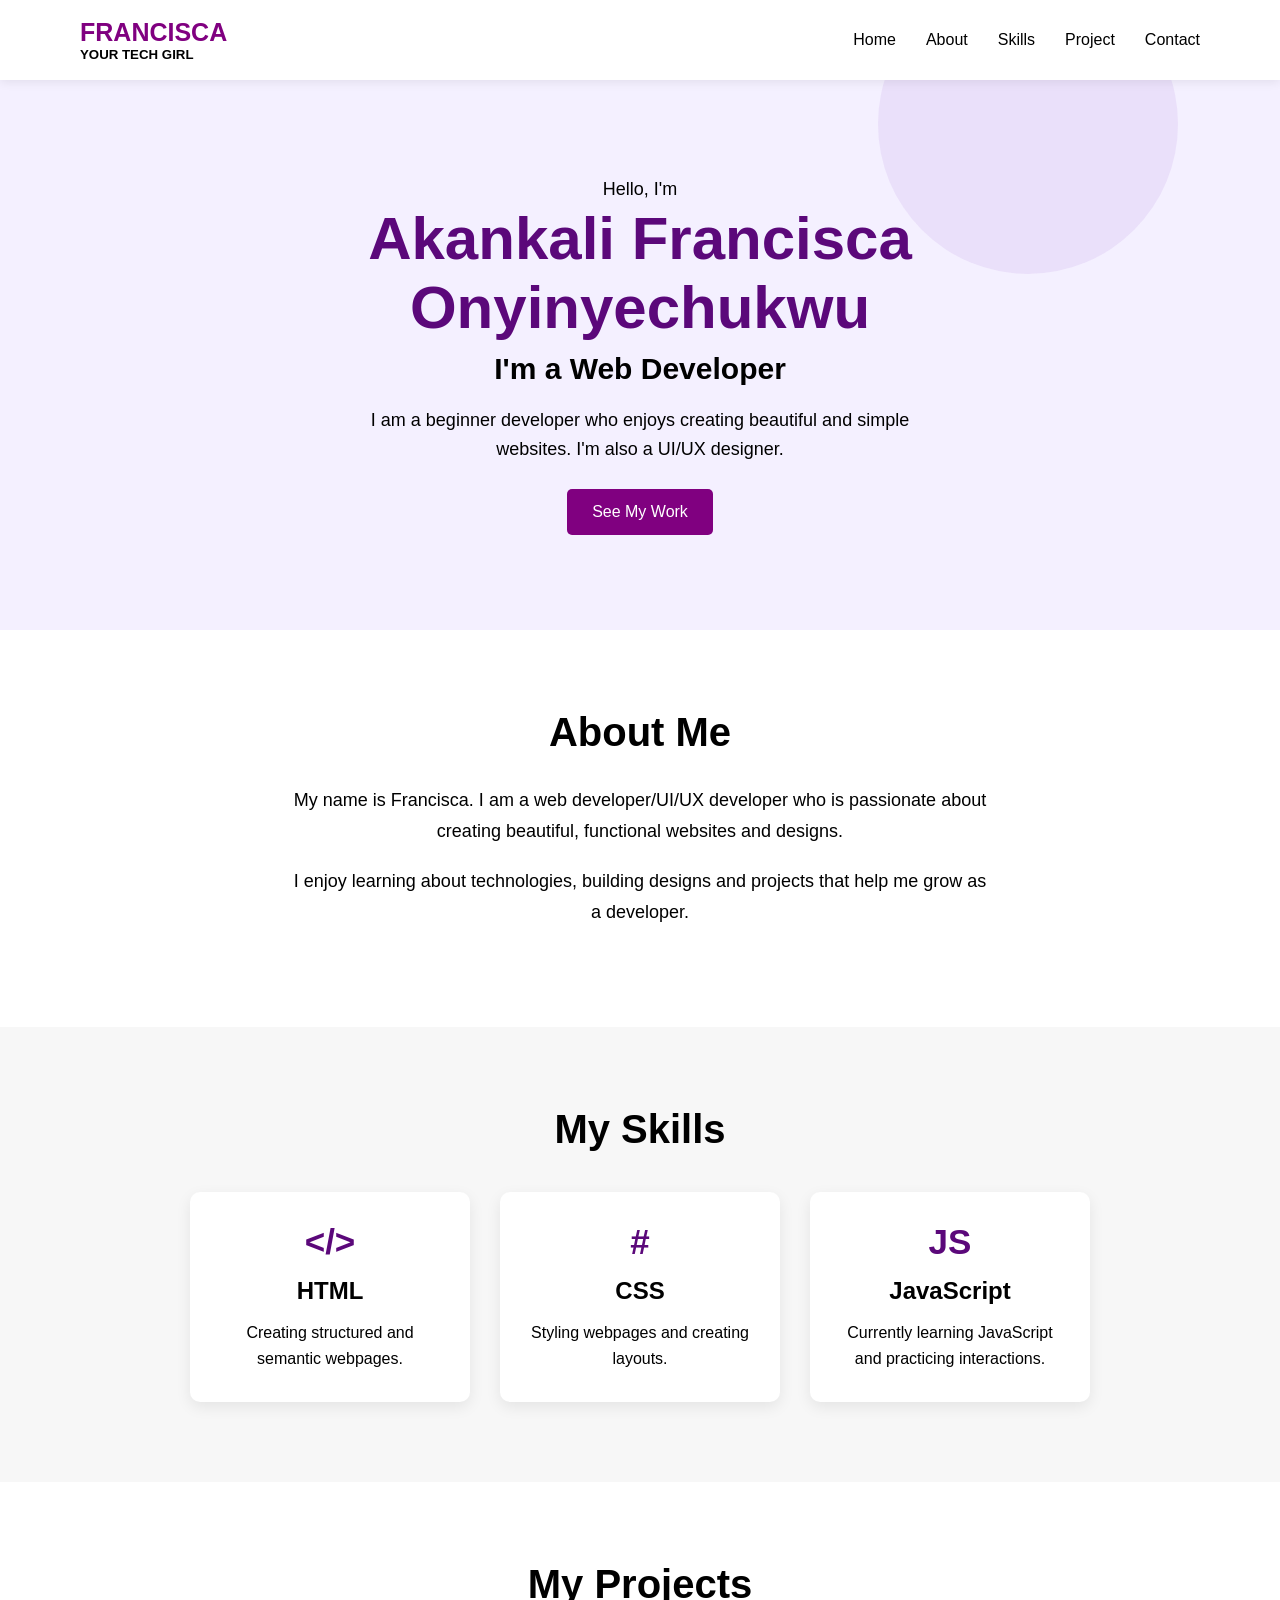
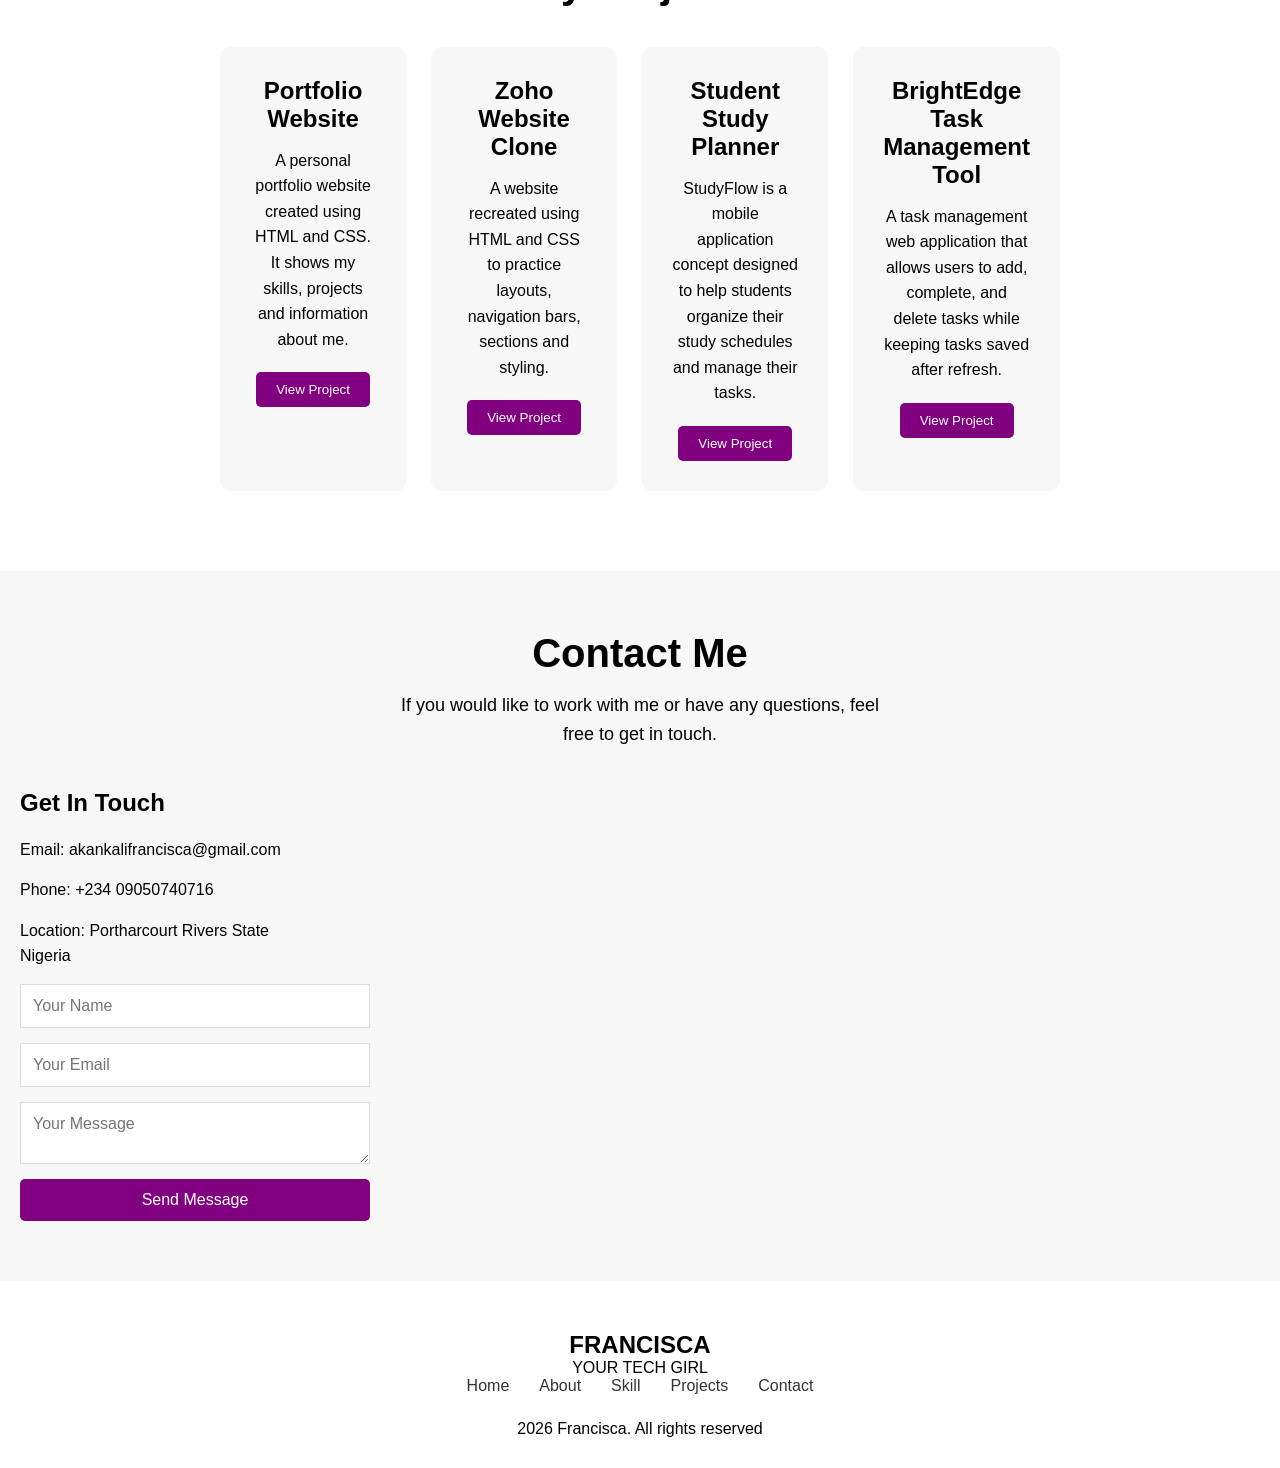
<file: index.html>
<!DOCTYPE html>
<html lang="en">
<head>
    <meta charset="UTF-8">
    <meta name="viewport" content="width=device-width, initial-scale=1.0">

    <title>My Portfolio</title>

    <link rel="stylesheet" href="1portfolio.css">
</head>

<body>

    <!-- Navigation -->
    <nav>
        <div class="brand" >
            
        <h2>FRANCISCA</h2>
        <h5>YOUR TECH GIRL</h5>
            
        </div>

        <div class="nav-links">
            <a href="#home">Home</a>
            <a href="#about">About</a>
            <a href="#Skills">Skills</a>
            <a href="#project">Project</a>
            <a href="#contact">Contact</a>
        </div>
    </nav>


    <!-- Home Section -->
    <section id="home">

        <div class="home-text">

            <p>Hello, I'm</p>

            <h1>Akankali Francisca Onyinyechukwu</h1>

            <h2>I'm a Web Developer</h2>

            <p>
                I am a beginner developer who enjoys creating
                beautiful and simple websites. I'm also a UI/UX designer.
            </p>

            <button>See My Work</button>

        </div>

    </section>


    <!-- About Section -->
    <section id="about">

        <h1>About Me</h1>

        <div class="about-content">

            <div class="about-text">

                <p>
                    My name is Francisca. I am a web developer/UI/UX developer
                    who is passionate about creating beautiful, functional
                    websites and designs.
                </p>

                <p>
                    I enjoy learning about technologies, building designs
                    and projects that help me grow as a developer.
                </p>

            </div>

        </div>

    </section>


    <!-- Skills Section -->
    <section id="Skills">

        <h1>My Skills</h1>

        <div class="Skills-container">

    <!-- HTML Skill -->
    <div class="Skill">

        <div class="skill-icon">&lt;/&gt;</div>

        <h2>HTML</h2>

        <p>
            Creating structured and semantic webpages.
        </p>

    </div>
    


    <!-- CSS Skill -->
    <div class="Skill">

        <div class="skill-icon">#</div>

        <h2>CSS</h2>

        <p>
            Styling webpages and creating layouts.
        </p>

    </div>


    <!-- JavaScript Skill -->
    <div class="Skill">

        <div class="skill-icon">JS</div>

        <h2>JavaScript</h2>

        <p>
            Currently learning JavaScript and practicing interactions.
        </p>

    </div>

</div>
    </section>
<!-- Project Section -->
<section id="project">

    <h1>My Projects</h1>

    <div class="project-container">

        <!-- Portfolio Website -->
        <div class="project-card">

            <h2>Portfolio Website</h2>

            <p>
                A personal portfolio website created using HTML and CSS.
                It shows my skills, projects and information about me.
            </p>

            <button>View Project</button>

        </div>


        <!-- Zoho Website Clone -->
        <div class="project-card">

            <h2>Zoho Website Clone</h2>

            <p>
                A website recreated using HTML and CSS to practice
                layouts, navigation bars, sections and styling.
            </p>

            <button>View Project</button>

        </div>


        <!-- Student Study Planner -->
        <div class="project-card">

            <h2>Student Study Planner</h2>

            <p>
                StudyFlow is a mobile application concept designed
                to help students organize their study schedules
                and manage their tasks.
            </p>

            <button>View Project</button>

        </div>

        <!-- BrightEdge Task Management Tool -->
<div class="project-card">
    <h2>BrightEdge Task Management Tool</h2>

    <p>
        A task management web application that allows users to add,
        complete, and delete tasks while keeping tasks saved after refresh.
    </p>

    <a href="https://task-management-d4e7god98-frankie25.vercel.app">
        <button>View Project</button>
    </a>
</div>

    </div>

</section>
<!-- Contact Section -->
<section id="contact">

    <h1>Contact Me</h1>

    <p>
        If you would like to work with me or have any questions,
        feel free to get in touch.
    </p>

    <div class="contact-container">

        <div class="contact-info">

            <h2>Get In Touch</h2>

            <p>Email: akankalifrancisca@gmail.com</p>
            <p>Phone: +234 09050740716</p>
            <p>Location: Portharcourt Rivers State  Nigeria</p>

        </div>


        <form class="contact-form">

            <input type="text" placeholder="Your Name">

            <input type="email" placeholder="Your Email">

            <textarea placeholder="Your Message"></textarea>

            <button type="submit">Send Message</button>

        </form>

    </div>

</section>

<footer>
    <div class="footer-content">
        <h2>FRANCISCA </h2>
        <p>YOUR TECH GIRL</p>

        <div class="footer-links">
            <a href="#home">Home</a>
            <a href="#about">About</a>
            <a href="#skill">Skill</a>
            <a href="#project">Projects</a>
            <a href="#contact">Contact</a>

            <!-- <p class="copyright">
                2026 Francisca. All rights reserved. -->
        </div>

        <div class="copyright">
            <p>2026 Francisca. All rights reserved</p>

        </div>

    </div>
</footer>


<script src="script.js"></script>

</body>
</html>
</file>
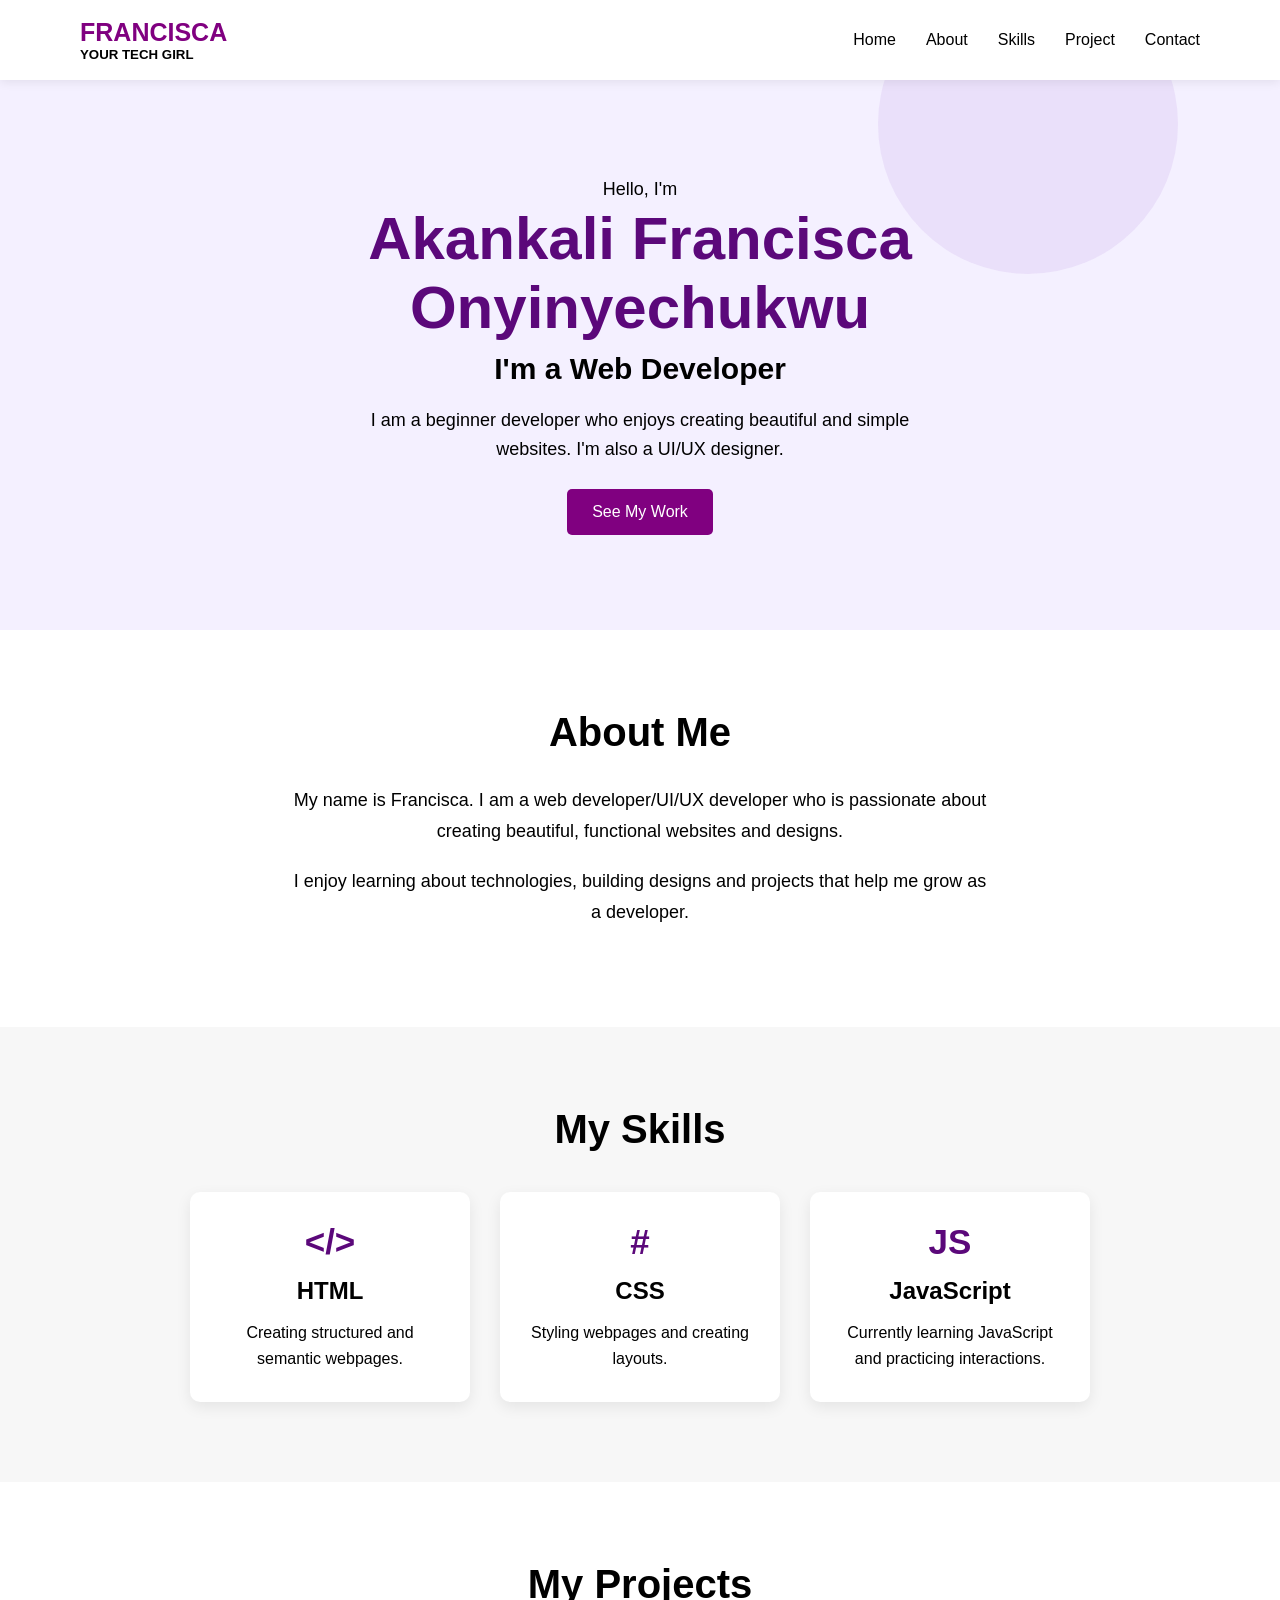
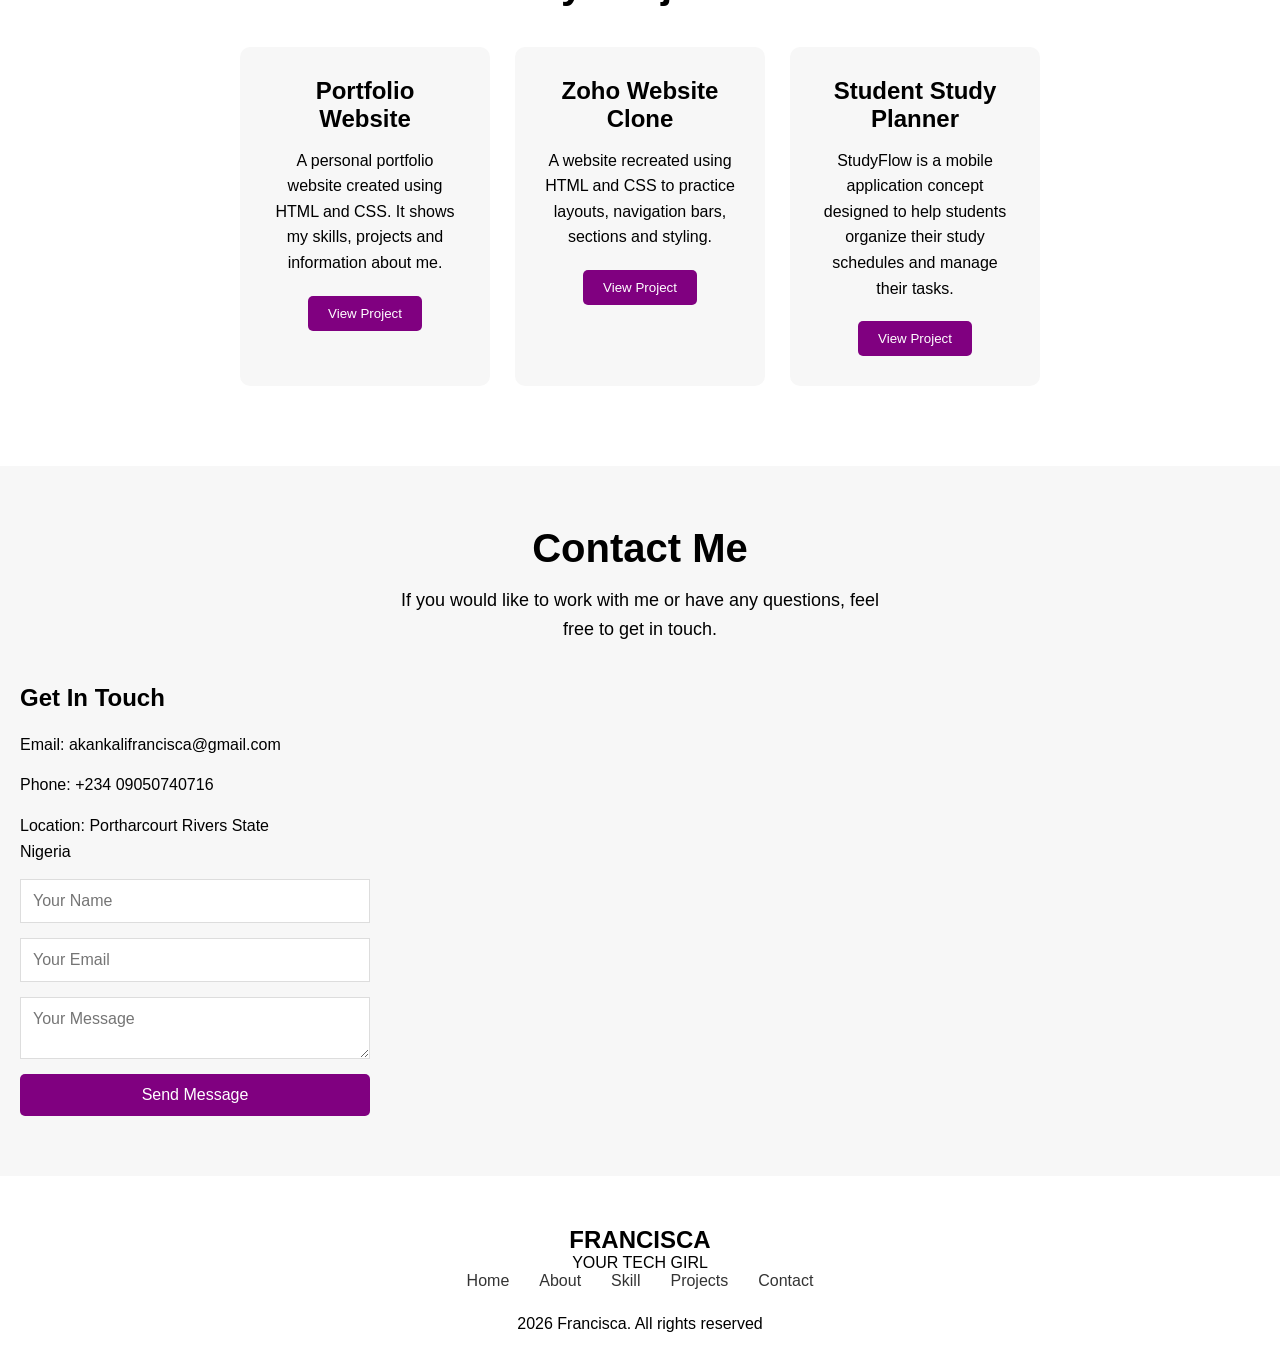
<file: 1portfolio.html>
<!DOCTYPE html>
<html lang="en">
<head>
    <meta charset="UTF-8">
    <meta name="viewport" content="width=device-width, initial-scale=1.0">

    <title>My Portfolio</title>

    <link rel="stylesheet" href="1portfolio.css">
</head>

<body>

    <!-- Navigation -->
    <nav>
        <div class="brand" >
            
        <h2>FRANCISCA</h2>
        <h5>YOUR TECH GIRL</h5>
            
        </div>

        <div class="nav-links">
            <a href="#home">Home</a>
            <a href="#about">About</a>
            <a href="#Skills">Skills</a>
            <a href="#project">Project</a>
            <a href="#contact">Contact</a>
        </div>
    </nav>


    <!-- Home Section -->
    <section id="home">

        <div class="home-text">

            <p>Hello, I'm</p>

            <h1>Akankali Francisca Onyinyechukwu</h1>

            <h2>I'm a Web Developer</h2>

            <p>
                I am a beginner developer who enjoys creating
                beautiful and simple websites. I'm also a UI/UX designer.
            </p>

            <button>See My Work</button>

        </div>

    </section>


    <!-- About Section -->
    <section id="about">

        <h1>About Me</h1>

        <div class="about-content">

            <div class="about-text">

                <p>
                    My name is Francisca. I am a web developer/UI/UX developer
                    who is passionate about creating beautiful, functional
                    websites and designs.
                </p>

                <p>
                    I enjoy learning about technologies, building designs
                    and projects that help me grow as a developer.
                </p>

            </div>

        </div>

    </section>


    <!-- Skills Section -->
    <section id="Skills">

        <h1>My Skills</h1>

        <div class="Skills-container">

    <!-- HTML Skill -->
    <div class="Skill">

        <div class="skill-icon">&lt;/&gt;</div>

        <h2>HTML</h2>

        <p>
            Creating structured and semantic webpages.
        </p>

    </div>


    <!-- CSS Skill -->
    <div class="Skill">

        <div class="skill-icon">#</div>

        <h2>CSS</h2>

        <p>
            Styling webpages and creating layouts.
        </p>

    </div>


    <!-- JavaScript Skill -->
    <div class="Skill">

        <div class="skill-icon">JS</div>

        <h2>JavaScript</h2>

        <p>
            Currently learning JavaScript and practicing interactions.
        </p>

    </div>

</div>
    </section>
<!-- Project Section -->
<section id="project">

    <h1>My Projects</h1>

    <div class="project-container">

        <!-- Portfolio Website -->
        <div class="project-card">

            <h2>Portfolio Website</h2>

            <p>
                A personal portfolio website created using HTML and CSS.
                It shows my skills, projects and information about me.
            </p>

            <button>View Project</button>

        </div>


        <!-- Zoho Website Clone -->
        <div class="project-card">

            <h2>Zoho Website Clone</h2>

            <p>
                A website recreated using HTML and CSS to practice
                layouts, navigation bars, sections and styling.
            </p>

            <button>View Project</button>

        </div>


        <!-- Student Study Planner -->
        <div class="project-card">

            <h2>Student Study Planner</h2>

            <p>
                StudyFlow is a mobile application concept designed
                to help students organize their study schedules
                and manage their tasks.
            </p>

            <button>View Project</button>

        </div>

    </div>

</section>
<!-- Contact Section -->
<section id="contact">

    <h1>Contact Me</h1>

    <p>
        If you would like to work with me or have any questions,
        feel free to get in touch.
    </p>

    <div class="contact-container">

        <div class="contact-info">

            <h2>Get In Touch</h2>

            <p>Email: akankalifrancisca@gmail.com</p>
            <p>Phone: +234 09050740716</p>
            <p>Location: Portharcourt Rivers State  Nigeria</p>

        </div>


        <form class="contact-form">

            <input type="text" placeholder="Your Name">

            <input type="email" placeholder="Your Email">

            <textarea placeholder="Your Message"></textarea>

            <button type="submit">Send Message</button>

        </form>

    </div>

</section>

<footer>
    <div class="footer-content">
        <h2>FRANCISCA </h2>
        <p>YOUR TECH GIRL</p>

        <div class="footer-links">
            <a href="#home">Home</a>
            <a href="#about">About</a>
            <a href="#skill">Skill</a>
            <a href="#project">Projects</a>
            <a href="#contact">Contact</a>

            <!-- <p class="copyright">
                2026 Francisca. All rights reserved. -->
        </div>

        <div class="copyright">
            <p>2026 Francisca. All rights reserved</p>

        </div>

    </div>
</footer>


<script src="script.js"></script>

</body>
</html>
</file>
<file: 1portfolio.css>
/* *{
        margin: 0;
        padding: 0;
        box-sizing: border-box;
    }

    nav {
        width: 100%;
        height: 80px;
        display: flex;
        justify-content: space-between;
        align-items: center;
        padding: 0 80px;
        background-color: white;
    }

    nav h2 {
        font-size: 25px;
    }

    .nav-links{
        display: flex;
        gap:30px;
    }

    .nav-links a:hover {
        color: purple;

    } */



    *{ 
        margin: 0;
        padding: 0;
        box-sizing: border-box;
    }

    body{
        font-family: sans
    }

    
    nav {
        width: 100%;
        height: 80px;
        display: flex;
        justify-content: space-between;
        align-items: center;
        padding: 0 80px;
        background-color: white;
        position:sticky;
        top: 0;
        z-index: 1000;
        box-shadow: 0 2px 10px rgba(0, 0, 0, 0.08);
    }

    nav h2 {
        font-size: 25px;
    }

    .nav-links{
        display: flex;
        gap:30px;
    }

    .nav-links a:hover {
        color: purple;

    }

    /* navigation on smaller screens */

    @media (max-width:768px){
        nav{
            padding: 0 25px;
        }
        .nav-links{
            gap: 15px;
        }

        .nav-links a{
            font-size: 14px;
        }
    }



    /* home section */

    #home {
        min-height: 550px;
        display: flex;
        align-items: center;
        padding: 60px 80px;
        background-color: #f4f0ff;
        justify-content: center;
        text-align: center;
        position: relative;
        overflow: hidden;
        
    }

    #home::before{
        content: "";
        position: absolute;
        width: 300px;
        height: 300px;
        background: #e5d5f7;
        border-radius: 50%;
        right: 8%;
        top: 8%;
        transform: translateY(-50%);
        opacity: 0.6;
        z-index: 0;
    }

    .hone-text{
        max-width:  600px;
        position: relative;
        z-index: 1;

    }

    @keyframes floatShape {
    0% {
        transform: translateY(-50%);
    }

    50% {
        transform: translateY(-55%);
    }

    100% {
        transform: translateY(-50%);
    }
}

#home::before {
    animation: floatShape 4s ease-in-out infinite;
}


    

    .home-text h1 {
        font-size:60px;
        margin-bottom: 10px;
        color: #5b087a;

    
    }

    .hhome-text h2{
        font-size: 30px;
        margin-bottom: 20px;
        color: #333;


    }

    .home-text h5{
        font-size: 10px;
        margin-bottom:20px ;
    }

    .home-text p{
        font-size: 18px;
        line-height: 1.6;
    }

    .home-text button{
        margin-top: 25px;
        padding: 14px 25px;
        border: none;
        border-radius: 5px;
        background-color: purple;
        color: white;
        font-size: 16px;
        cursor:pointer;

    }

    .home-text button::hover {
        background-color: #5b087a;
    }

    /*home section on smaller screenas*/

    @media (max-width: 768px) {

    #home {
        min-height: 500px;
        padding: 50px 25px;
        text-align: center;
    }

    .home-text {
        width: 100%;
    }

    .home-text h1 {
        font-size: 45px;
    }

    .home-text h2 {
        font-size: 24px;
    }

    .home-text p {
        font-size: 16px;
    }

    #home::after {
        width: 200px;
        height: 200px;
        right: -80px;
        top: 40px;
    }
}



    /* About section */

    #about{
        padding: 80px;
        text-align: center;
        background-color: white;
    }

    #about h1{
        font-size: 40px;
        margin-bottom: 30px;
    }

    .about-content{
        display: flex;
        justify-content: center;
    }

    .about-text{
        max-width: 700px;
    }

    .about-text p{
        font-size: 18px;
        line-height: 1.7;
        margin-bottom: 20px;
    }

    /* about responsiveness */
    @media (max-width: 768px){
        #about{
            padding: 60px 25px;
        }

        #about h1{
            font-size: 32px;
        }

        .about-text p{
            font-size: 16px;
        }

    }
    * {
    margin: 0;
    padding: 0;
    box-sizing: border-box;
}

body {
    font-family: sans-serif;
}


/* ================= NAVIGATION ================= */

nav {
    width: 100%;
    height: 80px;
    display: flex;
    justify-content: space-between;
    align-items: center;
    padding: 0 80px;
    background-color: white;
}

nav h2 {
    font-size: 25px;
}

.nav-links {
    display: flex;
    gap: 30px;
}

.nav-links a {
    text-decoration: none;
    color: black;
}

.nav-links a:hover {
    color: purple;
}


/* Navigation on smaller screens */

@media (max-width: 768px) {

    nav {
        padding: 0 25px;
    }

    .nav-links {
        gap: 15px;
    }

    .nav-links a {
        font-size: 14px;
    }
}


/* ================= HOME SECTION ================= */

#home {
    min-height: 550px;
    display: flex;
    align-items: center;
    padding: 60px 80px;
    background-color: #f4f0ff;
}

.home-text {
    max-width: 600px;
}

.home-text h1 {
    font-size: 60px;
    margin-bottom: 10px;
}

.home-text h2 {
    font-size: 30px;
    margin-bottom: 20px;
}

.home-text p {
    font-size: 18px;
    line-height: 1.6;
}

.home-text button {
    margin-top: 25px;
    padding: 14px 25px;
    border: none;
    border-radius: 5px;
    background-color: purple;
    color: white;
    font-size: 16px;
    cursor: pointer;
}

.home-text button:hover {
    background-color: #5b087a;
}


/* Home section on smaller screens */

@media (max-width: 768px) {

    #home {
        min-height: 500px;
        padding: 50px 25px;
        text-align: center;
    }

    .home-text {
        width: 100%;
    }

    .home-text h1 {
        font-size: 45px;
    }

    .home-text h2 {
        font-size: 24px;
    }

    .home-text p {
        font-size: 16px;
    }
}


/* ================= ABOUT SECTION ================= */

#about {
    padding: 80px;
    text-align: center;
    background-color: white;
}

#about h1 {
    font-size: 40px;
    margin-bottom: 30px;
}

.about-content {
    display: flex;
    justify-content: center;
}

.about-text {
    max-width: 700px;
}

.about-text p {
    font-size: 18px;
    line-height: 1.7;
    margin-bottom: 20px;
}


/* About responsiveness */

@media (max-width: 768px) {

    #about {
        padding: 60px 25px;
    }

    #about h1 {
        font-size: 32px;
    }

    .about-text p {
        font-size: 16px;
    }
}


/* ================= SKILLS SECTION ================= */

#Skills {
    padding: 80px;
    text-align: center;
    background-color: #f7f7f7;
}

#Skills h1 {
    font-size: 40px;
    margin-bottom: 40px;
}

.Skills-container {
    display: flex;
    justify-content: center;
    gap: 30px;
}

.Skill {
    width: 280px;
    padding: 30px;
    background-color: white;
    border-radius: 10px;
    box-shadow: 0 5px 15px rgba(0, 0, 0, 0.08);
    transition: transform 0.3s ease, box-shadow 0.3s ease;
}

.Skill:hover {
    transform: translateY(-8px);
    box-shadow: 0 10px 25px rgba(0, 0, 0, 0.15);
}

.skill-icon{
    font-size: 35px;
    font-weight: bold;
    color: #5b087a;
    margin-bottom: 15px;
}

.Skill h2 {
    margin-bottom: 15px;
}

.Skill p {
    font-size: 16px;
    line-height: 1.6;
}


/* Skills section on smaller screens */

@media (max-width: 768px) {

    #Skills {
        padding: 60px 25px;
    }

    #Skills h1 {
        font-size: 32px;
    }

    .Skills-container {
        flex-direction: column;
        align-items: center;
    }

    .Skill {
        width: 100%;
        max-width: 350px;
    }
}

/* project section */

#project {
    padding: 80px;
    text-align: center;
    background-color: white;
}

#project h1 {
    font-size: 40px;
    margin-bottom: 40px;
}

.project-container {
    display: flex;
    justify-content: center;
    align-items: stretch;
    gap: 25px;
    max-width: 840px;
    margin: 0 auto;
}

.project-card {
    width: 250px;
    padding: 30px;
    background-color: #f7f7f7;
    border-radius: 10px;
    transition: tranform 0.3s ease, box-shadow 0.3s ease;
}

.project-card:hover{
    transform: translateY(-8px);
    box-shadow: 0 10px 25px rgba(0, 0, 0, 0.15);
}

.project-card h2 {
    margin-bottom: 15px;
}

.project-card p {
    font-size: 16px;
    line-height: 1.6;
    margin-bottom: 20px;
}

.project-card button {
    padding: 10px 20px;
    border: none;
    border-radius: 5px;
    background-color: purple;
    color: white;
    cursor: pointer;
}

.project-card button:hover {
    background-color: #5b087a;
}


/* Project section on smaller screens */

@media (max-width: 768px) {

    #project {
        padding: 60px 25px;
    }

    #project h1 {
        font-size: 32px;
    }

    .project-container {
        flex-direction: column;
        align-items: center;
        gap: 25px;
    }

    .project-card {
        width: 100%;
        max-width: 350px;
    }
}


/* contact section */

#contact{
    padding:60px 20px;
    text-align: center;
    background-color: #f7f7f7;
    overflow: hidden;
}

#contact h1{
    font-size: 40px;
    margin-bottom: 15px;
}

#contact >p{
    font-size: 18px;
    margin-bottom: 40px;
    line-height: 1.6;
    max-width: 500px;
    margin: 0 auto 40px;
}

#contact-container{
    display: flex;
    justify-content: center;
    align-items: flex-start;
    gap:80px ;
    max-width: 100px;
    margin: 0 auto;
}

.contact-info{
    width: 300px;
    text-align: left;
}

.contact-info h2{
    margin-bottom: 20px;
    /* line-height: 1.5; */
}

.contact-info p{
    margin-bottom: 15px;
    line-height: 1.6;
}

.contact-form{
    width: 350px;
    display: flex;
    flex-direction: column;
    gap: 15px;
}

.contact-form input,
.contact-form textarea{
    width: 100%;
    padding: 12px;
    border: 1px solid #ddd;
    font-size: 16px;
    font-family: sans-serif;
}

.contact-textarea{
    height: 120px;
    resize: none;
}

.contact-form button{
    padding: 12px;
    border: none;
    border-radius: 5px;
    background-color: purple;
    color: white;
    font-size: 16px;
    cursor: pointer;
}

.contact-form button:hover{
    background-color: #5b087a;

}


/* Contact section on smaller screens */

@media (max-width: 768px) {

    #contact {
        padding: 60px 25px;
        overflow: hidden;
    }

    #contact h1 {
        font-size: 32px;
    }

    #contact > p {
        font-size: 16px;
        max-width: 500px;
        margin: 0 auto 40px;
    }

    .contact-container {
        flex-direction: column;
        align-items: center;
        gap: 40px;
    }

    .contact-info {
        width: 100%;
        max-width: 350px;
        text-align: center;
    }

    .contact-form {
        width: 100%;
        max-width: 350px;
    }
}

.brand h2{
    font-size: 25px;
    margin: 0;
    color: purple;
    font-weight: 700;
}


.brand p{
    margin: 3px 0 0;
    font-size: 13px;
    color: #5b087a;
    font-weight: 600;
    letter-spacing: 1.5px;
}

.brand{
    display: flex;
    flex-direction: column;
    align-items: flex-start;
}

/* footer

footer {
    background-color: #f4f0ff;
    padding: 50px 25px 25px;
    text-align: center;
}

.footer-content h2{
    font-size: 28px;
    color: purple;
    margin-bottom: 5px;
}

.footer-content>p{
    color:purple;
    font-size: 14px;
    margin-bottom: 25px;
    text-align: center;
}

.footer-links{
    display: flex;
    justify-content: center;
    align-items: center;
    gap: 25px;
    margin: 25px 0 30px;
}

.footer-links a:hover{
    color: #5b087a;
}

.footer-links a{
    text-decoration: none;
    color: #333;
    font-size: 15px;
}

.copyright{
    border-top: 1px solid #ddd;
    padding-top: 20px;
    margin-bottom: 0 ! important;
    color: #666 ;
    margin-top: 30px;
    font-size: 13px;
    text-align: center;
}

.footer-content .copyright{
    display: block;
    width: 100%;
    border-top: 1px solid #ddd;
    padding-top: 20px;
    margin: 0;
    color: #666;
    font-size: 13px;
    text-align: center;
    border-top: 1px solid #ddd;
}

/* footer on smaller screens */

/* @media (max-width: 768px){
    footer{
        padding: 40px 20px 20px;
    }

    .footer-links{
        flex-wrap: wrap;
        gap: 15px;
    }

    .footer-links a{
        font-size: 14px;
    }

}
 */ 





 /* footer-content .copyright {
    display: block !important;
    width: 100%;
    margin: 30px 0 0 0 !important;
    padding-top: 20px;
    border-top: 1px solid #ddd;
    text-align: center;
    color: #666 !important;
    font-size: 13px !important;
} */




/* ================= FOOTER ================= */

footer {
    padding: 50px 25px 30px;
    background-color: white;
}

.footer-content {
    display: flex;
    flex-direction: column;
    align-items: center;
    text-align: center;
}

/* Logo */

.footer-logo {
    text-align: center;
    margin-bottom: 30px;
}

.footer-logo h2 {
    color: purple;
    font-size: 30px;
    margin-bottom: 5px;
}

.footer-logo p {
    color: purple;
    font-size: 16px;
    margin: 0;
}

/* Navigation links */

.footer-links {
    display: flex;
    justify-content: center;
    gap: 30px;
    margin-bottom: 25px;
}

.footer-links a {
    color: #333;
    text-decoration: none;
    font-size: 16px;
}

.footer-links a:hover {
    color: purple;
}

/* Copyright */

.footer-copyright {
    text-align: center;
    width: 100%;
    border-top: 1px solid #ddd;
    padding-top: 20px;
}

.footer-copyright p {
    margin: 0;
    font-size: 14px;
    color: #555;
}


/* ================= FOOTER ON SMALLER SCREENS ================= */

@media (max-width: 768px) {

    footer {
        padding: 40px 25px 25px;
    }

    .footer-logo {
        margin-bottom: 26px;
    }

    .footer-logo h2 {
        font-size: 26px;
    }

    .footer-logo p{
        font-size: 14px  ;
    }

    .footer-links {
        flex-wrap: wrap;
        gap: 15px 25px;
        margin-bottom: 25px;
    }

    .footer-links a {
        font-size: 14px;
    }

    .footer-copyright {
        padding-top: 15px;
    }

    .footer-copyright p {
        font-size: 13px;
    }
}
</file>
